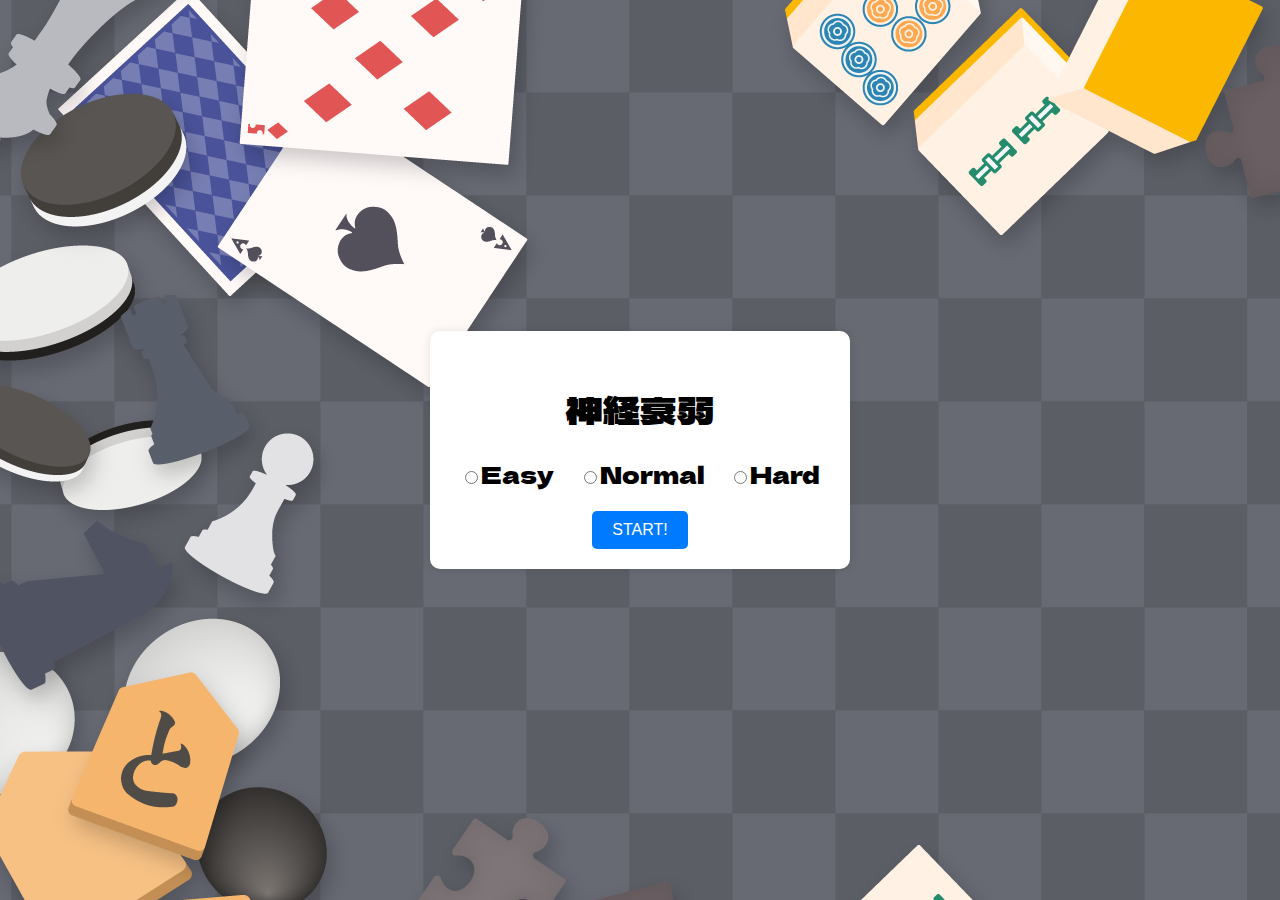
<file: index.html>
<!DOCTYPE html>
<html lang="en">

<head>
    <meta charset="UTF-8">
    <meta name="viewport" content="width=device-width, initial-scale=1.0">
    <link href="https://fonts.googleapis.com/css2?family=Darumadrop+One&family=Dela+Gothic+One&family=Poppins&display=swap" rel="stylesheet">
    <link rel="stylesheet" href="./style_index.css">
    <title>トップページ</title>
</head>

<body>
    <div class="container">
        <h2>神経衰弱</h2>
        <div class="radio-group">
            <label><input type="radio" name="level" value="1">Easy</label>
            <label><input type="radio" name="level" value="2">Normal</label>
            <label><input type="radio" name="level" value="3">Hard</label>
        </div>
        <button id="SelectButton">START!</button>
    </div>
    <script type="text/javascript" src="./index.js"></script>
</body>

</html>
</file>
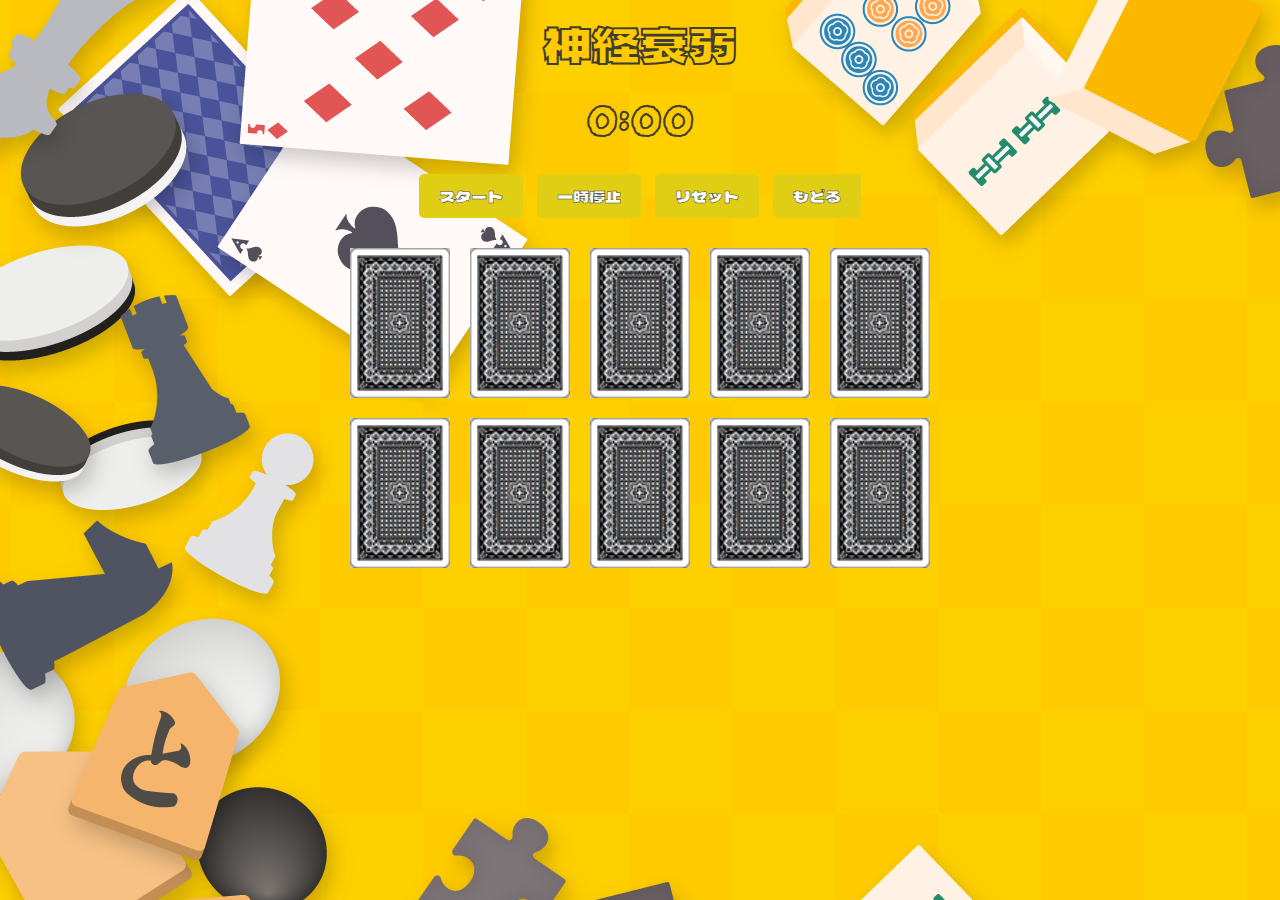
<file: connection_easy.html>
<!DOCTYPE html>
<html lang="en">

<head>
    <meta charset="UTF-8">
    <meta name="viewport" content="width=device-width, initial-scale=1.0">
    <link href="https://fonts.googleapis.com/css2?family=Darumadrop+One&family=Dela+Gothic+One&family=Poppins&display=swap" rel="stylesheet">
    <link rel="stylesheet" href="./style_cone.css">
    <title>神経衰弱(Easyモード)</title>
</head>

<body class="easy">
    <div class="timer">
        <h2>神経衰弱</h2>
        <div id="upTimer" class="timer">0:00</div>
        <button id="startUp">スタート</button>
        <button id="pauseUp" disabled>一時停止</button>
        <button id="resetUp">リセット</button>
        <button id="return">もどる</button>
    </div>
    <div id="gameBoard"></div>
    <script type="text/javascript" src="./connection_easy.js"></script>

</body>

</html>
</file>
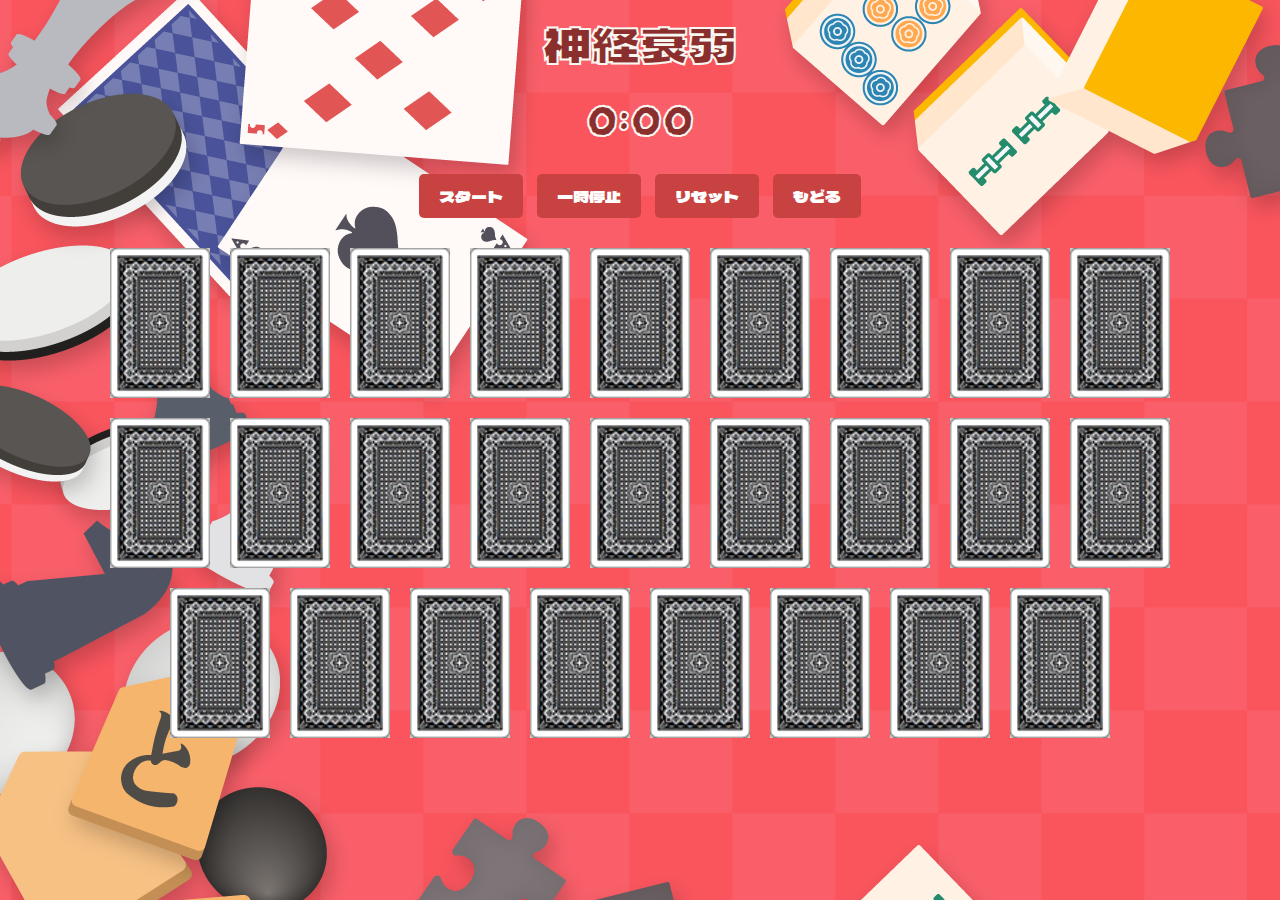
<file: connection_hard.html>
<!DOCTYPE html>
<html lang="en">

<head>
    <meta charset="UTF-8">
    <meta name="viewport" content="width=device-width, initial-scale=1.0">
    <link href="https://fonts.googleapis.com/css2?family=Darumadrop+One&family=Dela+Gothic+One&family=Poppins&display=swap" rel="stylesheet">
    <link rel="stylesheet" href="./style_cone.css">
    <title>神経衰弱(Hardモード)</title>
</head>

<body class="hard">
    <div class="timer">
        <h2>神経衰弱</h2>
        <div id="upTimer" class="timer">0:00</div>
        <button id="startUp">スタート</button>
        <button id="pauseUp" disabled>一時停止</button>
        <button id="resetUp">リセット</button>
        <button id="return">もどる</button>
    </div>
    <div id="gameBoard"></div>
    <script type="text/javascript" src="./connection_hard.js"></script>

</body>

</html>
</file>
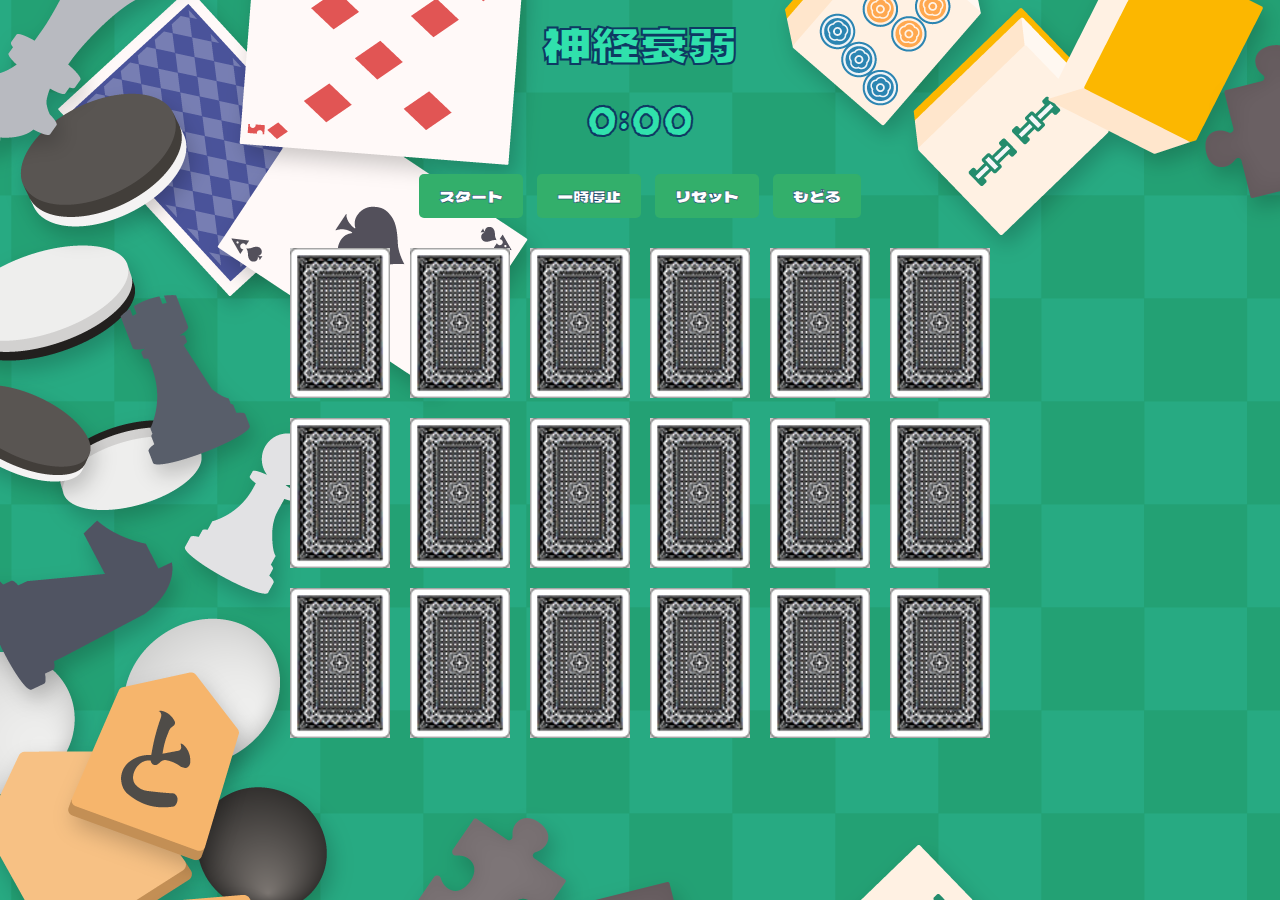
<file: connection_nmal.html>
<!DOCTYPE html>
<html lang="en">

<head>
    <meta charset="UTF-8">
    <meta name="viewport" content="width=device-width, initial-scale=1.0">
    <link href="https://fonts.googleapis.com/css2?family=Darumadrop+One&family=Dela+Gothic+One&family=Poppins&display=swap" rel="stylesheet">
    <link rel="stylesheet" href="./style_cone.css">
    <title>神経衰弱(Normalモード)</title>
</head>

<body class="nmal">
    <div class="timer">
        <h2>神経衰弱</h2>
        <div id="upTimer" class="timer">0:00</div>
        <button id="startUp">スタート</button>
        <button id="pauseUp" disabled>一時停止</button>
        <button id="resetUp">リセット</button>
        <button id="return">もどる</button>
    </div>
    <div id="gameBoard"></div>
    <script type="text/javascript" src="./connection_nmal.js"></script>

</body>

</html>
</file>
<file: style_index.css>
@charset "utf-8";
body {
    background-image: url(./背景データ/bg_index.png);
    font-family: "Dela Gothic One", serif;
    display: flex;
    justify-content: center;
    align-items: center;
    height: 100vh;
    margin: 0;
    background-color: #f5f5f5;
}

.container {
    text-align: center;
    background-color: #fff;
    padding: 20px;
    border-radius: 10px;
    box-shadow: 0 0 10px rgba(0, 0, 0, 0.1);
}

h2 {
    margin-bottom: 20px;
    font-size: 2.3em;
    font-weight: 1;
}

.radio-group {
    margin-bottom: 20px;
    font-size: 1.5em;

}

.radio-group label {
    margin: 0 10px;
}

button {
    padding: 10px 20px;
    font-size: 16px;
    cursor: pointer;
    background-color: #007BFF;
    color: #fff;
    border: none;
    border-radius: 5px;
}

button:hover {
    background-color: #0056b3;
}
</file>
<file: style_cone.css>
@charset "utf-8";


button {
    font-size: 1em;
    margin: 5px;
    border: none;
    border-radius: 5px;
    padding: 10px 20px;
    cursor: pointer;
    font-family: "Dela Gothic One", serif;
    font-weight: 500;
    font-style: normal;
    margin-bottom: 20px;
}

/* 簡単ボタン */
.easy {
    background-image: url(./背景データ/bg_easy.png);
    /* 淡い緑色の背景 */
    background-color: #f4f5e9;
    /* 濃い緑色の文字 */
    color: #ffcb00;
    /* 差し色 */
    -webkit-text-stroke: 2px #413e30;
}

.easy button {
    /* ボタンの背景色（ミディアムシーグリーン） */
    background-color: #dfce13;
    /* ボタンの文字色（白） */
    color: #fff;
    /* 差し色 */
    -webkit-text-stroke: 0.5px #413e30;

}

.easy button:hover {
    background-color: #8b802e;
    /* ボタンのホバー時の背景色（シーグリーン） */
}

/* 普通ボタン */
.nmal {
    background-image: url(./背景データ/bg_nmal.png);
    /* 淡い緑色の背景 */
    background-color: #e9f5e9;
    /* 濃い緑色の文字 */
    color: #30e1ac;
    /* 差し色 */
    -webkit-text-stroke: 2px #0e3963;

}

.nmal button {
    /* ボタンの背景色（ミディアムシーグリーン） */
    background-color: #33af6b;
    /* ボタンの文字色（白） */
    color: #fff;
    -webkit-text-stroke: 0.5px #0e3963;

}

.nmal button:hover {
    background-color: #2e8b57;
    /* ボタンのホバー時の背景色（シーグリーン） */
}

/* 難しいボタン */
.hard {
    background-image: url(./背景データ/bg_hard.png);
    /* 淡い緑色の背景 */
    background-color: #f5e9e9;
    /* 濃い緑色の文字 */
    color: #8b2e2e;
    /* 差し色 */
    -webkit-text-stroke: 2px #f8f7f1;
}

.hard button {
    /* ボタンの背景色（ミディアムシーグリーン） */
    background-color: #c94242;
    /* ボタンの文字色（白） */
    color: #fff;
    /* 差し色 */
    -webkit-text-stroke: 0;
}

.hard button:hover {
    background-color: #8b2e2e;
    /* ボタンのホバー時の背景色（シーグリーン） */
}

.row {
    display: flex;
    justify-content: center;
}

.card {
    width: 100px;
    height: 150px;
    display: inline-block;
    margin: 10px;
    background-color: #ccc;
    text-align: center;
    vertical-align: middle;
    font-size: 50px;
    cursor: pointer;
    background-size: cover;
    background-position: center;
}

.hidden {
    background-image: url('./トランプデータ/z01.png');
}

.disabled {
    pointer-events: none;
    /* クリック無効化 */
}

.timer {
    text-align: center;
}

.timer h2 {
    font-size: 3em;
    font-family: "Dela Gothic One", serif;
    font-weight: 100;
    font-style: normal;
    margin: 5px 0 1px;
}

#upTimer {
    font-size: 3em;
    font-family: "Darumadrop One", serif;
    font-weight: 400;
    font-style: normal;
    margin-bottom: 20px;
}
.card.paused {
    opacity: 0.3; /* カードが薄くなる */
    transition: opacity 0.4s ease-in-out; /* アニメーションを追加 */
}
.card.started {
    opacity: 1; /* カードが薄くなる */
    transition: opacity 0.4s ease-in-out; /* アニメーションを追加 */
}
#gameBoard {
    margin: 0 auto;
}
</file>
